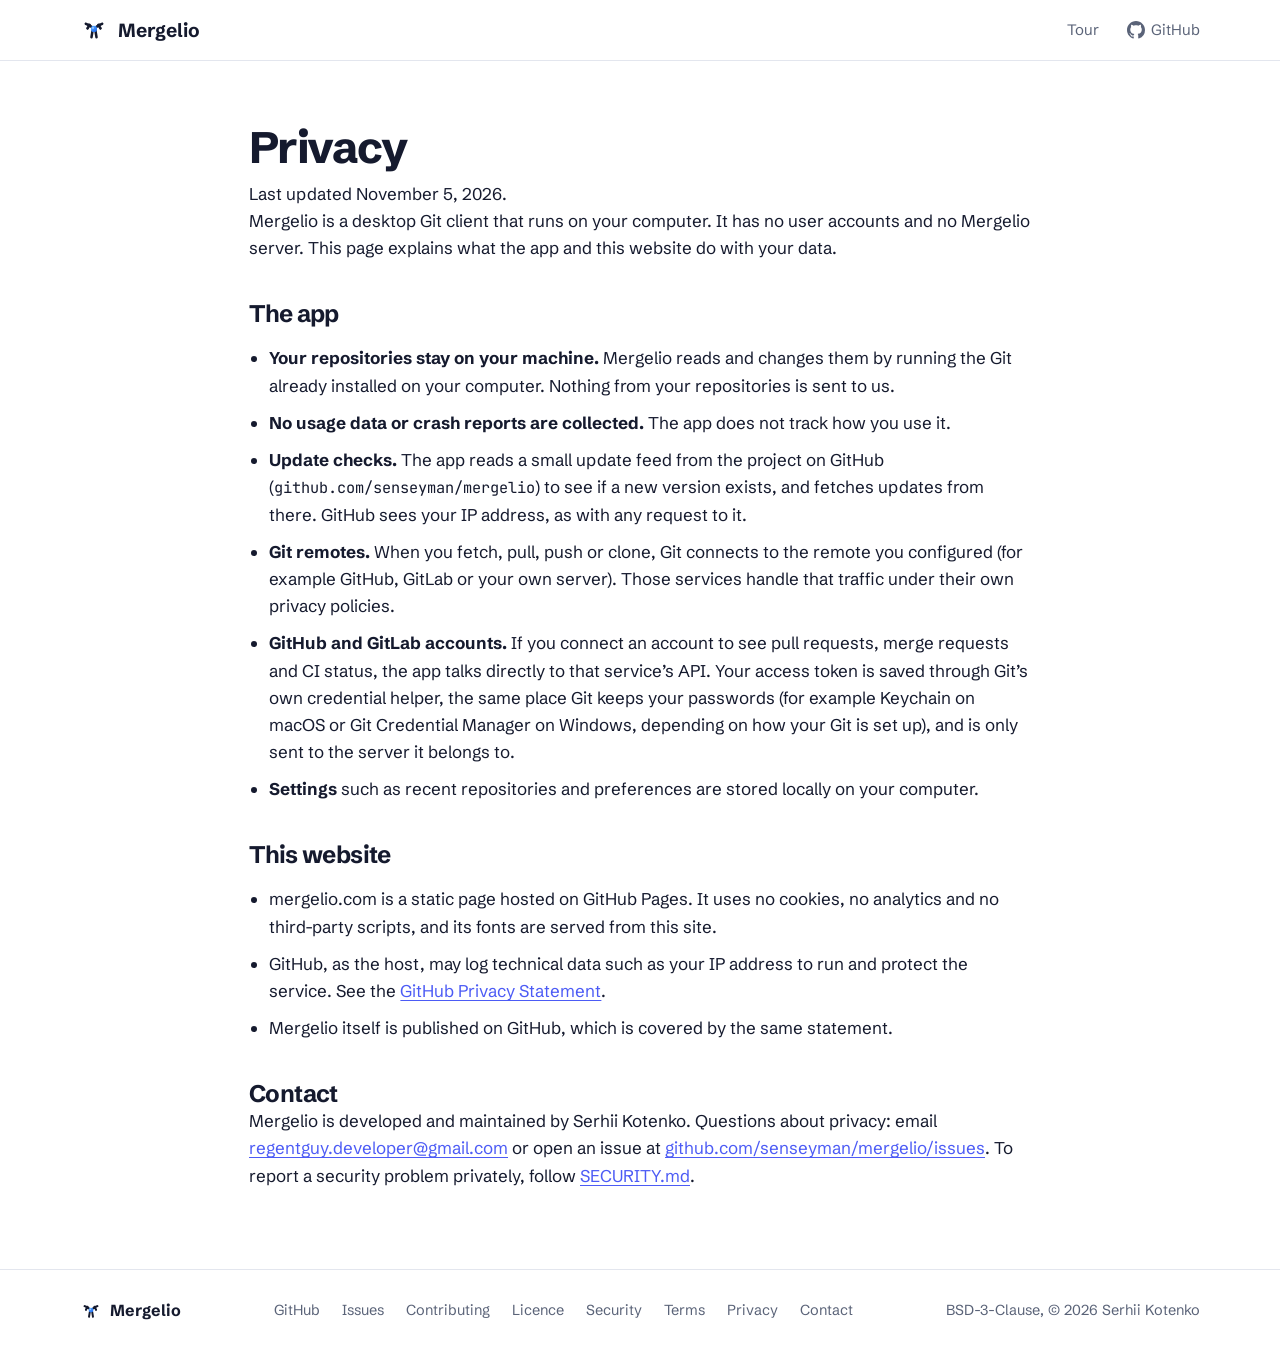
<file: website/privacy.html>
<!doctype html>
<html lang="en">
<head>
  <meta charset="utf-8">
  <meta name="viewport" content="width=device-width, initial-scale=1">
  <title>Privacy — Mergelio</title>
  <meta name="description" content="What the Mergelio app and the mergelio.com website collect: no accounts, no analytics, no usage data.">
  <meta name="color-scheme" content="light dark">
  <meta name="theme-color" content="#ffffff" media="(prefers-color-scheme: light)">
  <meta name="theme-color" content="#0d1018" media="(prefers-color-scheme: dark)">
  <link rel="canonical" href="https://mergelio.com/privacy.html">
  <link rel="icon" type="image/png" href="img/favicon.png">
  <link rel="apple-touch-icon" href="img/apple-touch-icon.png">
  <link rel="preload" href="fonts/schibsted-grotesk.woff2" as="font" type="font/woff2" crossorigin>
  <link rel="stylesheet" href="style.css">
</head>
<body>
  <svg width="0" height="0" style="position:absolute" aria-hidden="true">
    <defs>
      <linearGradient id="node" x1="0.15" y1="0.1" x2="0.85" y2="0.95">
        <stop offset="0" stop-color="#57a8ff"/>
        <stop offset="1" stop-color="#1e6bf0"/>
      </linearGradient>
      <symbol id="mark" viewBox="0 0 100 100">
        <g stroke="currentColor" stroke-width="9" stroke-linecap="round" fill="none">
          <path d="M50 45 33 33M50 45 67 33M45 52 41 76M55 52 59 76M33 33 21 28M33 33 27 44M67 33 79 28M67 33 73 44"/>
        </g>
        <g fill="currentColor">
          <circle cx="33" cy="33" r="6.5"/><circle cx="67" cy="33" r="6.5"/>
          <circle cx="21" cy="28" r="4"/><circle cx="27" cy="44" r="4"/>
          <circle cx="79" cy="28" r="4"/><circle cx="73" cy="44" r="4"/>
        </g>
        <circle cx="50" cy="46" r="11" fill="url(#node)"/>
        <circle cx="46.5" cy="42.5" r="3.4" fill="#fff" fill-opacity=".55"/>
      </symbol>
    </defs>
  </svg>

  <a class="skip" href="#main">Skip to content</a>

  <header class="nav">
    <div class="wrap nav-row">
      <a class="brand" href="/" aria-label="Mergelio home">
        <svg class="brand-mark" aria-hidden="true"><use href="#mark"/></svg>
        <span>Mergelio</span>
      </a>
      <nav class="nav-links" aria-label="Main">
        <a href="/#tour">Tour</a>
        <a class="gh" href="https://github.com/senseyman/mergelio">
          <svg viewBox="0 0 16 16" aria-hidden="true"><path fill="currentColor" d="M8 0C3.58 0 0 3.58 0 8c0 3.54 2.29 6.53 5.47 7.59.4.07.55-.17.55-.38 0-.19-.01-.82-.01-1.49-2.01.37-2.53-.49-2.69-.94-.09-.23-.48-.94-.82-1.13-.28-.15-.68-.52-.01-.53.63-.01 1.08.58 1.23.82.72 1.21 1.87.87 2.33.66.07-.52.28-.87.51-1.07-1.78-.2-3.64-.89-3.64-3.95 0-.87.31-1.59.82-2.15-.08-.2-.36-1.02.08-2.12 0 0 .67-.21 2.2.82.64-.18 1.32-.27 2-.27s1.36.09 2 .27c1.53-1.04 2.2-.82 2.2-.82.44 1.1.16 1.92.08 2.12.51.56.82 1.27.82 2.15 0 3.07-1.87 3.75-3.65 3.95.29.25.54.73.54 1.48 0 1.07-.01 1.93-.01 2.2 0 .21.15.46.55.38A8.01 8.01 0 0 0 16 8c0-4.42-3.58-8-8-8"/></svg>
          GitHub
        </a>
      </nav>
    </div>
  </header>

  <main id="main" class="wrap prose">
    <h1>Privacy</h1>
    <p class="sub">Last updated November 5, 2026.</p>

    <p>Mergelio is a desktop Git client that runs on your computer. It has no user accounts and no Mergelio server. This page explains what the app and this website do with your data.</p>

    <h2>The app</h2>
    <ul>
      <li><b>Your repositories stay on your machine.</b> Mergelio reads and changes them by running the Git already installed on your computer. Nothing from your repositories is sent to us.</li>
      <li><b>No usage data or crash reports are collected.</b> The app does not track how you use it.</li>
      <li><b>Update checks.</b> The app reads a small update feed from the project on GitHub (<code>github.com/senseyman/mergelio</code>) to see if a new version exists, and fetches updates from there. GitHub sees your IP address, as with any request to it.</li>
      <li><b>Git remotes.</b> When you fetch, pull, push or clone, Git connects to the remote you configured (for example GitHub, GitLab or your own server). Those services handle that traffic under their own privacy policies.</li>
      <li><b>GitHub and GitLab accounts.</b> If you connect an account to see pull requests, merge requests and CI status, the app talks directly to that service’s API. Your access token is saved through Git’s own credential helper, the same place Git keeps your passwords (for example Keychain on macOS or Git Credential Manager on Windows, depending on how your Git is set up), and is only sent to the server it belongs to.</li>
      <li><b>Settings</b> such as recent repositories and preferences are stored locally on your computer.</li>
    </ul>

    <h2>This website</h2>
    <ul>
      <li>mergelio.com is a static page hosted on GitHub Pages. It uses no cookies, no analytics and no third-party scripts, and its fonts are served from this site.</li>
      <li>GitHub, as the host, may log technical data such as your IP address to run and protect the service. See the <a href="https://docs.github.com/en/site-policy/privacy-policies/github-general-privacy-statement">GitHub Privacy Statement</a>.</li>
      <li>Mergelio itself is published on GitHub, which is covered by the same statement.</li>
    </ul>

    <h2>Contact</h2>
    <p>Mergelio is developed and maintained by Serhii Kotenko. Questions about privacy: email <a href="mailto:regentguy.developer@gmail.com">regentguy.developer@gmail.com</a> or open an issue at <a href="https://github.com/senseyman/mergelio/issues">github.com/senseyman/mergelio/issues</a>. To report a security problem privately, follow <a href="https://github.com/senseyman/mergelio/blob/main/SECURITY.md">SECURITY.md</a>.</p>
  </main>

  <footer class="foot">
    <div class="wrap foot-row">
      <span class="brand small"><svg class="brand-mark" aria-hidden="true"><use href="#mark"/></svg>Mergelio</span>
      <nav aria-label="Project">
        <a href="https://github.com/senseyman/mergelio">GitHub</a>
        <a href="https://github.com/senseyman/mergelio/issues">Issues</a>
        <a href="https://github.com/senseyman/mergelio/blob/main/CONTRIBUTING.md">Contributing</a>
        <a href="https://github.com/senseyman/mergelio/blob/main/LICENSE">Licence</a>
        <a href="https://github.com/senseyman/mergelio/blob/main/SECURITY.md">Security</a>
        <a href="/terms.html">Terms</a>
        <a href="/privacy.html">Privacy</a>
        <a href="mailto:regentguy.developer@gmail.com">Contact</a>
      </nav>
      <span class="copy-note">BSD-3-Clause, © 2026 Serhii Kotenko</span>
    </div>
  </footer>
</body>
</html>
</file>
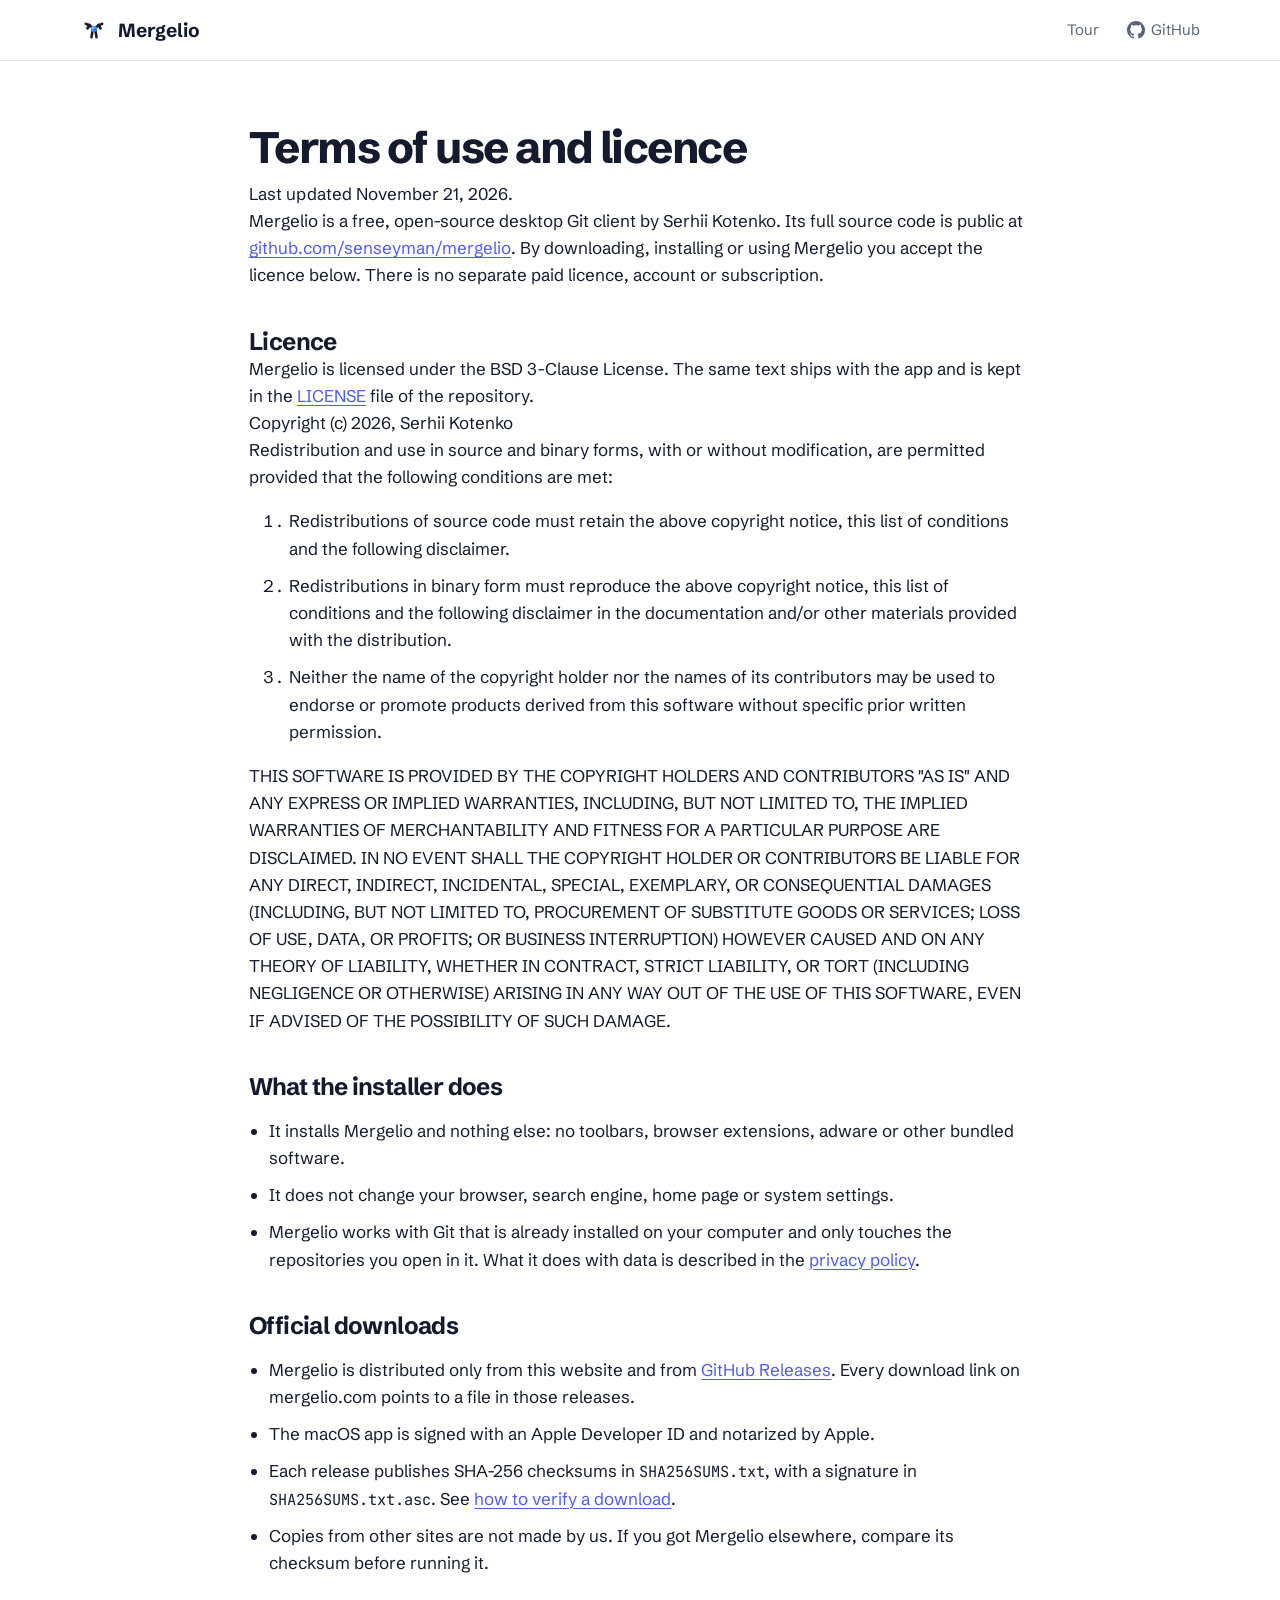
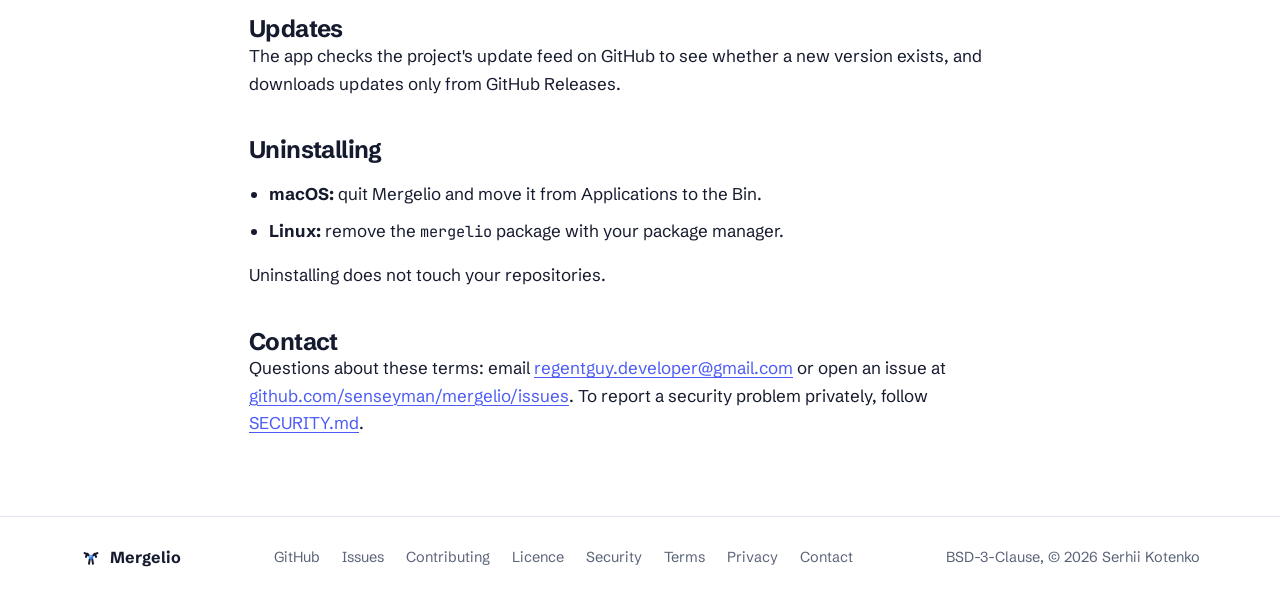
<file: website/terms.html>
<!doctype html>
<html lang="en">
<head>
  <meta charset="utf-8">
  <meta name="viewport" content="width=device-width, initial-scale=1">
  <title>Terms and licence — Mergelio</title>
  <meta name="description" content="Terms of use and licence (EULA) for Mergelio, a free, open-source Git client under the BSD 3-Clause License.">
  <meta name="color-scheme" content="light dark">
  <meta name="theme-color" content="#ffffff" media="(prefers-color-scheme: light)">
  <meta name="theme-color" content="#0d1018" media="(prefers-color-scheme: dark)">
  <link rel="canonical" href="https://mergelio.com/terms.html">
  <link rel="icon" type="image/png" href="img/favicon.png">
  <link rel="apple-touch-icon" href="img/apple-touch-icon.png">
  <link rel="preload" href="fonts/schibsted-grotesk.woff2" as="font" type="font/woff2" crossorigin>
  <link rel="stylesheet" href="style.css">
</head>
<body>
  <svg width="0" height="0" style="position:absolute" aria-hidden="true">
    <defs>
      <linearGradient id="node" x1="0.15" y1="0.1" x2="0.85" y2="0.95">
        <stop offset="0" stop-color="#57a8ff"/>
        <stop offset="1" stop-color="#1e6bf0"/>
      </linearGradient>
      <symbol id="mark" viewBox="0 0 100 100">
        <g stroke="currentColor" stroke-width="9" stroke-linecap="round" fill="none">
          <path d="M50 45 33 33M50 45 67 33M45 52 41 76M55 52 59 76M33 33 21 28M33 33 27 44M67 33 79 28M67 33 73 44"/>
        </g>
        <g fill="currentColor">
          <circle cx="33" cy="33" r="6.5"/><circle cx="67" cy="33" r="6.5"/>
          <circle cx="21" cy="28" r="4"/><circle cx="27" cy="44" r="4"/>
          <circle cx="79" cy="28" r="4"/><circle cx="73" cy="44" r="4"/>
        </g>
        <circle cx="50" cy="46" r="11" fill="url(#node)"/>
        <circle cx="46.5" cy="42.5" r="3.4" fill="#fff" fill-opacity=".55"/>
      </symbol>
    </defs>
  </svg>

  <a class="skip" href="#main">Skip to content</a>

  <header class="nav">
    <div class="wrap nav-row">
      <a class="brand" href="/" aria-label="Mergelio home">
        <svg class="brand-mark" aria-hidden="true"><use href="#mark"/></svg>
        <span>Mergelio</span>
      </a>
      <nav class="nav-links" aria-label="Main">
        <a href="/#tour">Tour</a>
        <a class="gh" href="https://github.com/senseyman/mergelio">
          <svg viewBox="0 0 16 16" aria-hidden="true"><path fill="currentColor" d="M8 0C3.58 0 0 3.58 0 8c0 3.54 2.29 6.53 5.47 7.59.4.07.55-.17.55-.38 0-.19-.01-.82-.01-1.49-2.01.37-2.53-.49-2.69-.94-.09-.23-.48-.94-.82-1.13-.28-.15-.68-.52-.01-.53.63-.01 1.08.58 1.23.82.72 1.21 1.87.87 2.33.66.07-.52.28-.87.51-1.07-1.78-.2-3.64-.89-3.64-3.95 0-.87.31-1.59.82-2.15-.08-.2-.36-1.02.08-2.12 0 0 .67-.21 2.2.82.64-.18 1.32-.27 2-.27s1.36.09 2 .27c1.53-1.04 2.2-.82 2.2-.82.44 1.1.16 1.92.08 2.12.51.56.82 1.27.82 2.15 0 3.07-1.87 3.75-3.65 3.95.29.25.54.73.54 1.48 0 1.07-.01 1.93-.01 2.2 0 .21.15.46.55.38A8.01 8.01 0 0 0 16 8c0-4.42-3.58-8-8-8"/></svg>
          GitHub
        </a>
      </nav>
    </div>
  </header>

  <main id="main" class="wrap prose">
    <h1>Terms of use and licence</h1>
    <p class="sub">Last updated November 21, 2026.</p>

    <p>Mergelio is a free, open-source desktop Git client by Serhii Kotenko. Its full source code is public at <a href="https://github.com/senseyman/mergelio">github.com/senseyman/mergelio</a>. By downloading, installing or using Mergelio you accept the licence below. There is no separate paid licence, account or subscription.</p>

    <h2>Licence</h2>
    <p>Mergelio is licensed under the BSD 3-Clause License. The same text ships with the app and is kept in the <a href="https://github.com/senseyman/mergelio/blob/main/LICENSE">LICENSE</a> file of the repository.</p>
    <p>Copyright (c) 2026, Serhii Kotenko</p>
    <p>Redistribution and use in source and binary forms, with or without modification, are permitted provided that the following conditions are met:</p>
    <ol>
      <li>Redistributions of source code must retain the above copyright notice, this list of conditions and the following disclaimer.</li>
      <li>Redistributions in binary form must reproduce the above copyright notice, this list of conditions and the following disclaimer in the documentation and/or other materials provided with the distribution.</li>
      <li>Neither the name of the copyright holder nor the names of its contributors may be used to endorse or promote products derived from this software without specific prior written permission.</li>
    </ol>
    <p>THIS SOFTWARE IS PROVIDED BY THE COPYRIGHT HOLDERS AND CONTRIBUTORS "AS IS" AND ANY EXPRESS OR IMPLIED WARRANTIES, INCLUDING, BUT NOT LIMITED TO, THE IMPLIED WARRANTIES OF MERCHANTABILITY AND FITNESS FOR A PARTICULAR PURPOSE ARE DISCLAIMED. IN NO EVENT SHALL THE COPYRIGHT HOLDER OR CONTRIBUTORS BE LIABLE FOR ANY DIRECT, INDIRECT, INCIDENTAL, SPECIAL, EXEMPLARY, OR CONSEQUENTIAL DAMAGES (INCLUDING, BUT NOT LIMITED TO, PROCUREMENT OF SUBSTITUTE GOODS OR SERVICES; LOSS OF USE, DATA, OR PROFITS; OR BUSINESS INTERRUPTION) HOWEVER CAUSED AND ON ANY THEORY OF LIABILITY, WHETHER IN CONTRACT, STRICT LIABILITY, OR TORT (INCLUDING NEGLIGENCE OR OTHERWISE) ARISING IN ANY WAY OUT OF THE USE OF THIS SOFTWARE, EVEN IF ADVISED OF THE POSSIBILITY OF SUCH DAMAGE.</p>

    <h2>What the installer does</h2>
    <ul>
      <li>It installs Mergelio and nothing else: no toolbars, browser extensions, adware or other bundled software.</li>
      <li>It does not change your browser, search engine, home page or system settings.</li>
      <li>Mergelio works with Git that is already installed on your computer and only touches the repositories you open in it. What it does with data is described in the <a href="/privacy.html">privacy policy</a>.</li>
    </ul>

    <h2>Official downloads</h2>
    <ul>
      <li>Mergelio is distributed only from this website and from <a href="https://github.com/senseyman/mergelio/releases">GitHub Releases</a>. Every download link on mergelio.com points to a file in those releases.</li>
      <li>The macOS app is signed with an Apple Developer ID and notarized by Apple.</li>
      <li>Each release publishes SHA-256 checksums in <code>SHA256SUMS.txt</code>, with a signature in <code>SHA256SUMS.txt.asc</code>. See <a href="https://github.com/senseyman/mergelio#verifying-a-download">how to verify a download</a>.</li>
      <li>Copies from other sites are not made by us. If you got Mergelio elsewhere, compare its checksum before running it.</li>
    </ul>

    <h2>Updates</h2>
    <p>The app checks the project's update feed on GitHub to see whether a new version exists, and downloads updates only from GitHub Releases.</p>

    <h2>Uninstalling</h2>
    <ul>
      <li><b>macOS:</b> quit Mergelio and move it from Applications to the Bin.</li>
      <li><b>Linux:</b> remove the <code>mergelio</code> package with your package manager.</li>
    </ul>
    <p>Uninstalling does not touch your repositories.</p>

    <h2>Contact</h2>
    <p>Questions about these terms: email <a href="mailto:regentguy.developer@gmail.com">regentguy.developer@gmail.com</a> or open an issue at <a href="https://github.com/senseyman/mergelio/issues">github.com/senseyman/mergelio/issues</a>. To report a security problem privately, follow <a href="https://github.com/senseyman/mergelio/blob/main/SECURITY.md">SECURITY.md</a>.</p>
  </main>

  <footer class="foot">
    <div class="wrap foot-row">
      <span class="brand small"><svg class="brand-mark" aria-hidden="true"><use href="#mark"/></svg>Mergelio</span>
      <nav aria-label="Project">
        <a href="https://github.com/senseyman/mergelio">GitHub</a>
        <a href="https://github.com/senseyman/mergelio/issues">Issues</a>
        <a href="https://github.com/senseyman/mergelio/blob/main/CONTRIBUTING.md">Contributing</a>
        <a href="https://github.com/senseyman/mergelio/blob/main/LICENSE">Licence</a>
        <a href="https://github.com/senseyman/mergelio/blob/main/SECURITY.md">Security</a>
        <a href="/terms.html">Terms</a>
        <a href="/privacy.html">Privacy</a>
        <a href="mailto:regentguy.developer@gmail.com">Contact</a>
      </nav>
      <span class="copy-note">BSD-3-Clause, © 2026 Serhii Kotenko</span>
    </div>
  </footer>
</body>
</html>
</file>
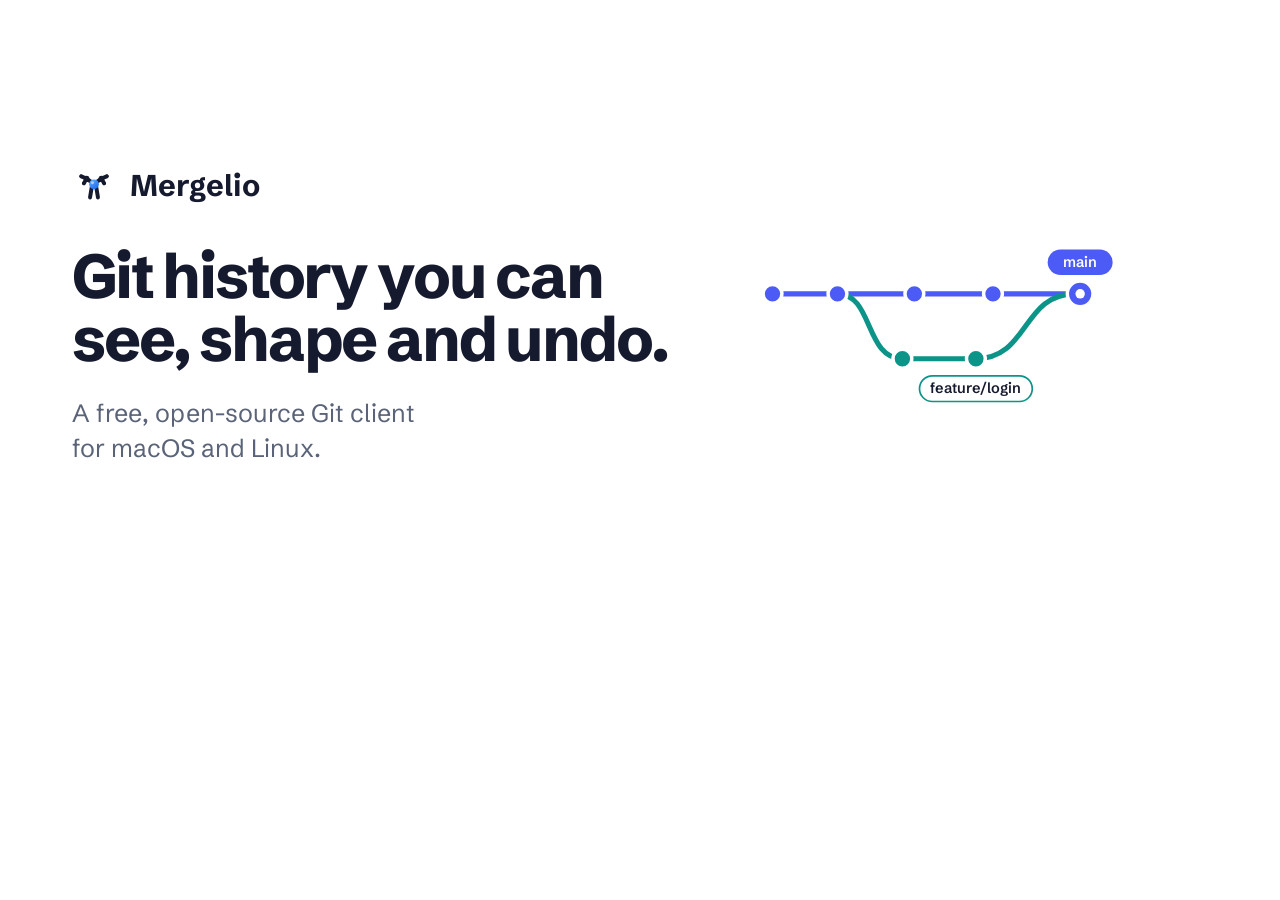
<file: website/og/og.html>
<!doctype html>
<!-- Source for img/og.jpg, the 1200×630 link-preview image.
     Regenerate with: ./website/og/render.sh -->
<html lang="en">
<head>
<meta charset="utf-8">
<style>
  @font-face { font-family: "Schibsted Grotesk"; src: url("../fonts/schibsted-grotesk.woff2") format("woff2"); font-weight: 400 900; }
  * { box-sizing: border-box; margin: 0; }
  html, body { width: 1200px; height: 630px; overflow: hidden; }
  body {
    display: grid;
    grid-template-columns: 640px 1fr;
    align-items: center;
    padding: 0 72px;
    gap: 40px;
    background: #ffffff;
    color: #151a2e;
    font-family: "Schibsted Grotesk", sans-serif;
    -webkit-font-smoothing: antialiased;
  }
  .brand { display: flex; align-items: center; gap: 14px; font-size: 30px; font-weight: 700; }
  .brand svg { width: 44px; height: 44px; color: #151a2e; }
  h1 { margin-top: 36px; font-size: 62px; line-height: 1.02; letter-spacing: -0.035em; font-weight: 750; }
  p { margin-top: 26px; font-size: 25px; line-height: 1.4; color: #5a6378; }
  .graph { width: 100%; height: auto; overflow: visible; }
  .edge { fill: none; stroke-width: 6; stroke-linecap: round; }
  .main { stroke: #4c5bf5; }
  .feature { stroke: #0d9488; }
  .n-main { fill: #4c5bf5; stroke: #fff; stroke-width: 4; }
  .n-feature { fill: #0d9488; stroke: #fff; stroke-width: 4; }
  .ref text { font: 600 17px "Schibsted Grotesk", sans-serif; text-anchor: middle; }
</style>
</head>
<body>
  <svg width="0" height="0" style="position:absolute" aria-hidden="true">
    <defs>
      <linearGradient id="node" x1="0.15" y1="0.1" x2="0.85" y2="0.95">
        <stop offset="0" stop-color="#57a8ff"/>
        <stop offset="1" stop-color="#1e6bf0"/>
      </linearGradient>
      <symbol id="mark" viewBox="0 0 100 100">
        <g stroke="currentColor" stroke-width="9" stroke-linecap="round" fill="none">
          <path d="M50 45 33 33M50 45 67 33M45 52 41 76M55 52 59 76M33 33 21 28M33 33 27 44M67 33 79 28M67 33 73 44"/>
        </g>
        <g fill="currentColor">
          <circle cx="33" cy="33" r="6.5"/><circle cx="67" cy="33" r="6.5"/>
          <circle cx="21" cy="28" r="4"/><circle cx="27" cy="44" r="4"/>
          <circle cx="79" cy="28" r="4"/><circle cx="73" cy="44" r="4"/>
        </g>
        <circle cx="50" cy="46" r="11" fill="url(#node)"/>
        <circle cx="46.5" cy="42.5" r="3.4" fill="#fff" fill-opacity=".55"/>
      </symbol>
    </defs>
  </svg>

  <div>
    <div class="brand"><svg aria-hidden="true"><use href="#mark"/></svg>Mergelio</div>
    <h1>Git history you can<br>see, shape and undo.</h1>
    <p>A free, open-source Git client<br>for macOS and Linux.</p>
  </div>

  <!-- The hero graph after the merge: feature/login joined back into main. -->
  <svg class="graph" viewBox="0 0 440 190" aria-hidden="true">
    <path class="edge main" d="M24 70H392"/>
    <path class="edge feature" d="M100 70C142 70 132 146 176 146H262C324 146 316 70 378 70"/>
    <g class="n-main">
      <circle cx="24" cy="70" r="11"/><circle cx="100" cy="70" r="11"/>
      <circle cx="190" cy="70" r="11"/><circle cx="282" cy="70" r="11"/>
    </g>
    <g class="n-feature"><circle cx="176" cy="146" r="11"/><circle cx="262" cy="146" r="11"/></g>
    <circle cx="384" cy="70" r="15" fill="#4c5bf5" stroke="#fff" stroke-width="4"/>
    <circle cx="384" cy="70" r="5.5" fill="#fff"/>
    <g class="ref">
      <rect x="346" y="18" width="76" height="30" rx="15" fill="#4c5bf5"/>
      <text x="384" y="38.5" fill="#fff">main</text>
    </g>
    <g class="ref">
      <rect x="196" y="166" width="132" height="30" rx="15" fill="#fff" stroke="#0d9488" stroke-width="2"/>
      <text x="262" y="186.5" fill="#151a2e">feature/login</text>
    </g>
  </svg>
</body>
</html>
</file>
<file: website/style.css>
/* Colours follow the app's own light and dark tokens; the lane colours are
   the ones the app uses to draw branches in the commit graph. */
@font-face {
  font-family: "Schibsted Grotesk";
  src: url("fonts/schibsted-grotesk.woff2") format("woff2");
  font-weight: 400 900;
  font-display: swap;
}
@font-face {
  font-family: "JetBrains Mono";
  src: url("fonts/jetbrains-mono.woff2") format("woff2");
  font-weight: 400;
  font-display: swap;
}

:root {
  --bg: #ffffff;
  --panel: #f6f7fb;
  --rule: #e3e6ee;
  --ink: #151a2e;
  --muted: #5a6378;
  --accent: #4c5bf5;
  --accent-ink: #ffffff;
  --lane-main: #4c5bf5;
  --lane-feature: #0d9488;
  --edge: #8d94a6;
  --font: "Schibsted Grotesk", -apple-system, BlinkMacSystemFont, "Segoe UI", sans-serif;
  --mono: "JetBrains Mono", ui-monospace, SFMono-Regular, Menlo, Consolas, monospace;
  --ease: cubic-bezier(0.3, 0.7, 0.2, 1);
}

@media (prefers-color-scheme: dark) {
  :root {
    --bg: #0d1018;
    --panel: #141823;
    --rule: #252b3a;
    --ink: #e9ebf3;
    --muted: #9aa3b7;
    --accent: #7c8cff;
    --accent-ink: #0d1018;
    --lane-main: #7c8cff;
    --lane-feature: #2cc4b3;
    --edge: #5d6780;
  }
}

* { box-sizing: border-box; }

html { scroll-behavior: smooth; scroll-padding-top: 76px; }

body {
  margin: 0;
  background: var(--bg);
  color: var(--ink);
  font: 400 17px/1.6 var(--font);
  -webkit-font-smoothing: antialiased;
  text-rendering: optimizeLegibility;
}

h1, h2, h3 { margin: 0; font-weight: 700; text-wrap: balance; }
p { margin: 0; }

a { color: var(--accent); text-decoration-thickness: 1px; text-underline-offset: 3px; }
a:hover { text-decoration-thickness: 2px; }
:focus-visible { outline: 2px solid var(--accent); outline-offset: 3px; border-radius: 6px; }

code { font-family: var(--mono); font-size: 0.84em; }

.wrap { width: min(1120px, 100% - 48px); margin-inline: auto; }

.skip {
  position: absolute;
  left: 16px;
  top: -60px;
  padding: 8px 14px;
  background: var(--ink);
  color: var(--bg);
  border-radius: 8px;
  z-index: 20;
}
.skip:focus { top: 12px; }

/* Header */
.nav {
  position: sticky;
  top: 0;
  z-index: 10;
  background: var(--bg);
  border-bottom: 1px solid var(--rule);
}
.nav-row { display: flex; align-items: center; justify-content: space-between; height: 60px; }
.brand { display: inline-flex; align-items: center; gap: 10px; font-weight: 700; font-size: 19px; color: var(--ink); text-decoration: none; }
.brand-mark { width: 28px; height: 28px; color: var(--ink); }
.brand.small { font-size: 16px; gap: 8px; }
.brand.small .brand-mark { width: 22px; height: 22px; }
.nav-links { display: flex; align-items: center; gap: 28px; font-size: 15px; }
.nav-links a { color: var(--muted); text-decoration: none; }
.nav-links a:hover { color: var(--ink); }
.gh { display: inline-flex; align-items: center; gap: 6px; }
.gh svg { width: 18px; height: 18px; }

/* Buttons */
.btn {
  display: inline-flex;
  align-items: center;
  justify-content: center;
  gap: 10px;
  min-height: 48px;
  padding: 0 22px;
  border: 1px solid transparent;
  border-radius: 10px;
  font: 600 16px/1 var(--font);
  text-decoration: none;
  white-space: nowrap;
  cursor: pointer;
}
.btn.primary { background: var(--accent); color: var(--accent-ink); }
.btn.primary:not(:disabled):hover { filter: brightness(1.08); }
.btn.primary small { font-weight: 500; font-size: 14px; opacity: 0.75; }
.btn:disabled { cursor: default; opacity: 0.4; }

/* Hero */
.hero {
  display: grid;
  grid-template-columns: minmax(0, 1.05fr) minmax(0, 1fr);
  align-items: center;
  gap: 64px;
  padding: 88px 0 104px;
}
h1 {
  font-size: clamp(42px, 6vw, 74px);
  line-height: 1.02;
  letter-spacing: -0.035em;
  font-weight: 750;
}
.lead { max-width: 34em; margin-top: 28px; font-size: clamp(18px, 1.9vw, 20px); line-height: 1.55; color: var(--muted); }
.cta { display: flex; flex-wrap: wrap; gap: 12px; margin-top: 36px; }
.cta-note { max-width: 36em; margin-top: 18px; color: var(--muted); font-size: 14.5px; }
.cta-alt { margin-top: 14px; color: var(--muted); font-size: 15px; }
.cta-alt[hidden] { display: none; }

/* Download icon inside buttons */
.btn .i { flex: none; width: 20px; height: 20px; }
.btn.big { min-height: 60px; padding: 0 26px; border-radius: 12px; font-size: 17px; }
.btn.big .i { width: 22px; height: 22px; }
.btn-text { display: flex; flex-direction: column; align-items: flex-start; gap: 5px; text-align: left; }
.btn-text small { font-weight: 500; font-size: 13px; line-height: 1.2; opacity: 0.8; white-space: normal; }
.btn.quiet { background: transparent; color: var(--ink); border-color: var(--edge); }
.btn.quiet:not(:disabled):hover { border-color: var(--muted); }

/* Hero playground: a small app window with a live commit graph. */
.play { margin: 0; min-width: 0; }
.win {
  overflow: hidden;
  border: 1px solid var(--rule);
  border-radius: 14px;
  background: var(--bg);
  box-shadow: 0 1px 2px rgb(0 0 0 / 0.04), 0 24px 60px -24px rgb(21 26 46 / 0.28);
}
.win-bar {
  display: flex;
  align-items: center;
  gap: 12px;
  height: 40px;
  padding: 0 10px 0 14px;
  border-bottom: 1px solid var(--rule);
  background: var(--panel);
}
.win-dots { display: inline-flex; gap: 7px; }
.win-dots i { width: 11px; height: 11px; border-radius: 50%; background: var(--rule); }
.win-title { flex: 1; min-width: 0; font-size: 13px; font-weight: 600; color: var(--ink); white-space: nowrap; overflow: hidden; text-overflow: ellipsis; }
.win-title span { font-weight: 400; color: var(--muted); }
.tour-toggle {
  display: inline-flex;
  align-items: center;
  gap: 7px;
  height: 26px;
  padding: 0 10px;
  border: 1px solid var(--rule);
  border-radius: 999px;
  background: var(--bg);
  color: var(--muted);
  font: 600 12px var(--font);
  cursor: pointer;
}
.tour-toggle::before { content: ""; width: 7px; height: 7px; border-radius: 50%; background: var(--edge); }
.play.touring .tour-toggle::before { background: var(--lane-feature); animation: pulse 1.6s ease-in-out infinite; }
.tour-toggle:hover { color: var(--ink); }
.tour-toggle[hidden] { display: none; }
@keyframes pulse { 50% { opacity: 0.3; } }

.win-tools { display: flex; flex-wrap: wrap; gap: 8px; padding: 12px 14px; border-bottom: 1px solid var(--rule); }
.win-tools[hidden] { display: none; }
.tool {
  min-height: 32px;
  padding: 0 12px;
  border: 1px solid var(--rule);
  border-radius: 8px;
  background: var(--panel);
  color: var(--ink);
  font: 600 13px var(--font);
  cursor: pointer;
  transition: border-color 0.15s, background 0.15s;
}
.tool:not(:disabled):hover { border-color: var(--accent); }
.tool:disabled { cursor: default; opacity: 0.4; }

.win-graph { position: relative; }
.win-graph picture img { display: block; width: 100%; height: auto; }
.win-graph.live { overflow: hidden; }
.g-svg { position: absolute; left: 0; top: 0; overflow: visible; }
.g-edge { fill: none; stroke-width: 3; stroke-linecap: round; stroke-dasharray: 1; transition: d 0.5s var(--ease), opacity 0.35s; }
.g-edge.enter { animation: draw 0.5s var(--ease) 0.15s backwards; }
@keyframes draw { from { stroke-dashoffset: 1; } }
.g-edge.out { opacity: 0; }
.g-edge.lane-0 { stroke: var(--lane-main); }
.g-edge.lane-1 { stroke: var(--lane-feature); }
.g-node { transition: transform 0.5s var(--ease), opacity 0.35s; }
.g-node circle { stroke: var(--bg); stroke-width: 3; }
.g-node.enter circle { transform-box: fill-box; transform-origin: center; animation: pop 0.35s var(--ease) 0.2s backwards; }
@keyframes pop { from { transform: scale(0); } }
.g-node.lane-0 circle { fill: var(--lane-main); }
.g-node.lane-1 circle { fill: var(--lane-feature); }
.g-node circle.g-hole { fill: var(--bg); stroke: none; }
.g-node.out { opacity: 0; }

.g-rows { list-style: none; margin: 0; padding: 0; }
.g-row {
  position: absolute;
  left: var(--gutter, 58px);
  right: 10px;
  top: 0;
  display: flex;
  align-items: center;
  gap: 12px;
  height: 34px;
  padding: 0 8px;
  border-radius: 7px;
  font-size: 14px;
  transition: transform 0.5s var(--ease), opacity 0.35s, background 0.6s;
}
.g-row.out { opacity: 0; }
.g-row.enter { animation: rise 0.4s var(--ease) backwards; }
@keyframes rise { from { opacity: 0; } }
.g-row.new { background: color-mix(in srgb, var(--accent) 12%, transparent); }
.g-sha { flex: none; color: var(--muted); font-size: 12px; }
.g-msg { flex: 1; min-width: 0; overflow: hidden; white-space: nowrap; text-overflow: ellipsis; color: var(--ink); }
.g-row.fixup .g-msg { color: var(--muted); font-style: italic; }
.g-refs { flex: none; display: inline-flex; gap: 6px; }
.pill { padding: 2px 9px; border-radius: 999px; font-size: 12px; font-weight: 600; line-height: 1.5; }
.pill.lane-0 { background: var(--lane-main); color: var(--accent-ink); }
.pill.lane-1 { border: 1.5px solid var(--lane-feature); color: var(--ink); padding: 0.5px 8px; }

.win-foot {
  display: flex;
  align-items: center;
  gap: 12px;
  padding: 10px 14px;
  border-top: 1px solid var(--rule);
  background: var(--panel);
  font-size: 12.5px;
}
.win-foot[hidden] { display: none; }
.j-label { flex: none; font-weight: 700; color: var(--muted); text-transform: uppercase; letter-spacing: 0.06em; font-size: 11px; }
.journal { flex: 1; min-width: 0; display: flex; gap: 6px; margin: 0; padding: 0; list-style: none; overflow: hidden; white-space: nowrap;
  -webkit-mask-image: linear-gradient(90deg, #000 80%, transparent); mask-image: linear-gradient(90deg, #000 80%, transparent); }
.journal li { flex: none; }
.journal li { padding: 2px 8px; border-radius: 6px; background: var(--bg); border: 1px solid var(--rule); color: var(--ink); }
.journal li.j-undone { color: var(--muted); text-decoration: line-through; opacity: 0.7; }
.journal li.j-empty { border-style: dashed; background: none; color: var(--muted); }
.win-undo { flex: none; display: inline-flex; gap: 6px; }
.win-undo .tool { min-height: 28px; padding: 0 10px; font-size: 12.5px; background: var(--bg); }

.play-status { min-height: 3.2em; margin-top: 18px; color: var(--muted); font-size: 15px; line-height: 1.55; }

/* Section headings */
h2 {
  font-size: clamp(30px, 3.8vw, 44px);
  line-height: 1.08;
  letter-spacing: -0.025em;
}

/* Tour: the steps hang off one lane, like commits on a branch. */
.tour { padding: 96px 0 40px; border-top: 1px solid var(--rule); }
.tour h2 { margin-bottom: 56px; }
.lane { list-style: none; margin: 0; padding: 0; }
.step { position: relative; padding: 0 0 72px 64px; }
.step::before {
  content: "";
  position: absolute;
  left: 11px;
  top: 14px;
  bottom: -14px;
  width: 4px;
  border-radius: 2px;
  background: var(--lane-main);
}
.step::after {
  content: "";
  position: absolute;
  left: 3px;
  top: 6px;
  width: 20px;
  height: 20px;
  border-radius: 50%;
  background: var(--lane-main);
  box-shadow: 0 0 0 5px var(--bg);
}
.step:last-child { padding-bottom: 24px; }
.step:last-child::before { display: none; }
/* The last step is where the branch head sits. */
.step-head::after { width: 26px; height: 26px; left: 0; top: 3px; background: var(--bg); border: 7px solid var(--lane-main); box-shadow: none; }
.step h3 { font-size: clamp(23px, 2.4vw, 28px); line-height: 1.2; letter-spacing: -0.015em; }
.step p { max-width: 36em; margin-top: 12px; color: var(--muted); }
.shot { display: block; margin-top: 32px; }
/* Crops of one panel sit a little narrower than the whole-window shot, so
   the window reads as the frame and the crops as close-ups of it. */
.shot-crop { max-width: 940px; }
.step-split .shot-side { max-width: 520px; }
@media (min-width: 960px) {
  .step-split {
    display: grid;
    grid-template-columns: minmax(0, 1fr) minmax(0, 480px);
    grid-template-rows: auto 1fr;
    column-gap: 56px;
  }
  .step-split h3, .step-split p { grid-column: 1; }
  .step-split .shot-side { grid-column: 2; grid-row: 1 / span 2; margin-top: 0; }
}
.shot img {
  display: block;
  width: 100%;
  height: auto;
  border: 1px solid var(--rule);
  border-radius: 12px;
}

/* The undo clip: one video per theme, only the visible one ever loads. */
.clip { margin: 32px 0 0; }
.clip video {
  display: block;
  width: 100%;
  height: auto;
  border: 1px solid var(--rule);
  border-radius: 12px;
  background: var(--panel);
}
.clip-dark { display: none !important; }
@media (prefers-color-scheme: dark) {
  .clip-light { display: none !important; }
  .clip-dark { display: block !important; }
}
.clip figcaption { display: flex; align-items: flex-start; justify-content: space-between; gap: 20px; margin-top: 14px; }
.clip figcaption p { max-width: 36em; color: var(--muted); font-size: 15.5px; }
.clip-toggle[hidden] { display: none; }

/* Also */
.also { padding: 88px 0; border-top: 1px solid var(--rule); }
.also h2 { margin-bottom: 44px; }
.also-list {
  display: grid;
  grid-template-columns: repeat(2, minmax(0, 1fr));
  gap: 44px 64px;
  margin: 0;
}
.also-list > div { padding-top: 20px; border-top: 1px solid var(--rule); }
.also-list dt { font-weight: 700; font-size: 19px; }
.also-list dd { margin: 8px 0 0; max-width: 34em; color: var(--muted); }

/* Downloads */
.download { padding: 88px 0 96px; border-top: 1px solid var(--rule); }
.sub { margin-top: 10px; color: var(--muted); }

.os-tabs {
  display: grid;
  grid-template-columns: repeat(3, minmax(0, 1fr));
  gap: 6px;
  margin-top: 40px;
  padding: 6px;
  border: 1px solid var(--rule);
  border-radius: 14px;
  background: var(--panel);
}
.os-tabs[hidden] { display: none; }
.os-tab {
  position: relative;
  display: flex;
  flex-direction: column;
  align-items: flex-start;
  gap: 2px;
  padding: 12px 16px;
  border: 1px solid transparent;
  border-radius: 10px;
  background: transparent;
  color: var(--muted);
  font: inherit;
  text-align: left;
  cursor: pointer;
  transition: background 0.15s, color 0.15s, border-color 0.15s;
}
.os-tab:hover { color: var(--ink); }
.os-tab[aria-selected="true"] { background: var(--bg); color: var(--ink); border-color: var(--rule); box-shadow: 0 1px 2px rgb(0 0 0 / 0.06); }
.os-name { font-weight: 700; font-size: 18px; line-height: 1.3; }
.os-meta { font-size: 13.5px; color: var(--muted); }
.os-tab.yours::after {
  content: "Your system";
  position: absolute;
  top: 12px;
  right: 14px;
  padding: 2px 8px;
  border-radius: 999px;
  background: color-mix(in srgb, var(--accent) 14%, transparent);
  color: var(--accent);
  font-size: 12px;
  font-weight: 600;
}

.os-panel {
  display: grid;
  grid-template-columns: minmax(0, 0.9fr) minmax(0, 1.3fr);
  gap: 48px;
  margin-top: 28px;
  padding: 32px;
  border: 1px solid var(--rule);
  border-radius: 16px;
}
.os-panel[hidden] { display: none; }
.os-panel-soon { grid-template-columns: minmax(0, 46em); }
.os-about h3 { font-size: 26px; letter-spacing: -0.015em; }
.req { margin-top: 4px; color: var(--muted); font-size: 15px; }
.how { margin: 20px 0 0; padding: 0; list-style: none; counter-reset: how; }
.how li { position: relative; padding-left: 36px; counter-increment: how; }
.how li::before {
  content: counter(how);
  position: absolute;
  left: 0;
  top: 2px;
  display: grid;
  place-items: center;
  width: 24px;
  height: 24px;
  border-radius: 50%;
  background: color-mix(in srgb, var(--accent) 14%, transparent);
  color: var(--accent);
  font-size: 13px;
  font-weight: 700;
}
.how li + li { margin-top: 10px; }
.how-note { margin-top: 20px; }
.trust { margin-top: 20px; padding-left: 14px; border-left: 3px solid var(--lane-feature); color: var(--muted); font-size: 15px; }

.files { display: grid; gap: 16px; align-content: start; }
.file { padding: 18px; border: 1px solid var(--rule); border-radius: 12px; background: var(--panel); }
.file-top { display: flex; align-items: center; gap: 14px; }
.file-kind {
  flex: none;
  display: grid;
  place-items: center;
  width: 52px;
  height: 52px;
  border-radius: 10px;
  background: var(--bg);
  border: 1px solid var(--rule);
  color: var(--accent);
  font: 700 14px var(--mono);
}
.file-info { flex: 1; min-width: 0; display: flex; flex-direction: column; }
.file-for { font-weight: 700; font-size: 15.5px; }
.file-name { font-size: 13px; color: var(--ink); overflow-wrap: anywhere; }
.file-size { color: var(--muted); font-size: 13.5px; }
.file-top .btn { flex: none; }

.cmd, .sha { display: flex; align-items: center; gap: 8px; min-width: 0; margin-top: 12px; }
.cmd code, .sha code {
  flex: 1;
  min-width: 0;
  padding: 9px 12px;
  border: 1px solid var(--rule);
  border-radius: 8px;
  background: var(--bg);
  color: var(--ink);
  font-size: 12.5px;
  line-height: 1.5;
  overflow-wrap: anywhere;
}
.sha-label { flex: none; color: var(--muted); font-size: 12px; font-weight: 600; letter-spacing: 0.04em; text-transform: uppercase; }
.sha code { color: var(--muted); font-size: 11.5px; }
.fine { margin-top: 28px; max-width: 46em; color: var(--muted); font-size: 15px; }

.copy,
.clip-toggle {
  flex: none;
  min-height: 38px;
  padding: 0 12px;
  border: 1px solid var(--edge);
  border-radius: 8px;
  background: var(--bg);
  color: var(--muted);
  font: 600 13px var(--font);
  cursor: pointer;
}
.copy:hover,
.clip-toggle:hover { color: var(--ink); border-color: var(--muted); }
.copy.done { color: var(--lane-feature); border-color: var(--lane-feature); }

/* Privacy page */
.prose { max-width: 46em; padding: 64px 0 80px; }
.prose h1 { font-size: clamp(32px, 5vw, 44px); }
.prose h2 { margin-top: 40px; font-size: 24px; }
.prose p, .prose li { color: var(--ink); line-height: 1.6; }
.prose ul { padding-left: 1.2em; }
.prose li + li { margin-top: 10px; }
.prose code { font-size: .9em; overflow-wrap: anywhere; }

/* Footer */
.foot { border-top: 1px solid var(--rule); padding: 28px 0; color: var(--muted); font-size: 14.5px; }
.foot-row { display: flex; flex-wrap: wrap; align-items: center; justify-content: space-between; gap: 16px; }
.foot nav { display: flex; flex-wrap: wrap; gap: 22px; }
.foot nav a { color: var(--muted); text-decoration: none; }
.foot nav a:hover { color: var(--ink); }

@media (max-width: 960px) {
  .hero { grid-template-columns: 1fr; gap: 48px; padding: 64px 0 80px; }
  .os-panel { grid-template-columns: 1fr; gap: 28px; }
}

@media (max-width: 640px) {
  .wrap { width: min(1120px, 100% - 32px); }
  .nav-links { gap: 20px; }
  .nav-links a:not(.gh) { display: none; }
  .hero { padding: 44px 0 64px; }
  .win-tools { gap: 6px; padding: 10px; }
  .tool { padding: 0 10px; font-size: 12.5px; }
  .win-title span { display: none; }
  .play-status { min-height: 4.7em; }
  .tour, .also, .download { padding-top: 64px; }
  .cta .btn { width: 100%; justify-content: flex-start; }
  .os-tabs { grid-template-columns: 1fr; }
  .os-tab { flex-direction: row; align-items: baseline; gap: 10px; }
  .os-tab.yours::after { top: 50%; transform: translateY(-50%); }
  .os-panel { padding: 22px 16px; }
  .file { padding: 14px; }
  .file-top { flex-wrap: wrap; }
  .file-top .btn { width: 100%; }
  .sha { flex-wrap: wrap; }
  .sha code { flex-basis: 100%; order: 2; }
  .sha .copy { order: 1; margin-left: auto; }
  .step { padding-left: 44px; padding-bottom: 56px; }
  .also-list { grid-template-columns: 1fr; gap: 28px; }
}

@media (prefers-reduced-motion: reduce) {
  html { scroll-behavior: auto; }
  .g-svg *, .g-row, .os-tab { transition: none !important; animation: none !important; }
}
</file>
